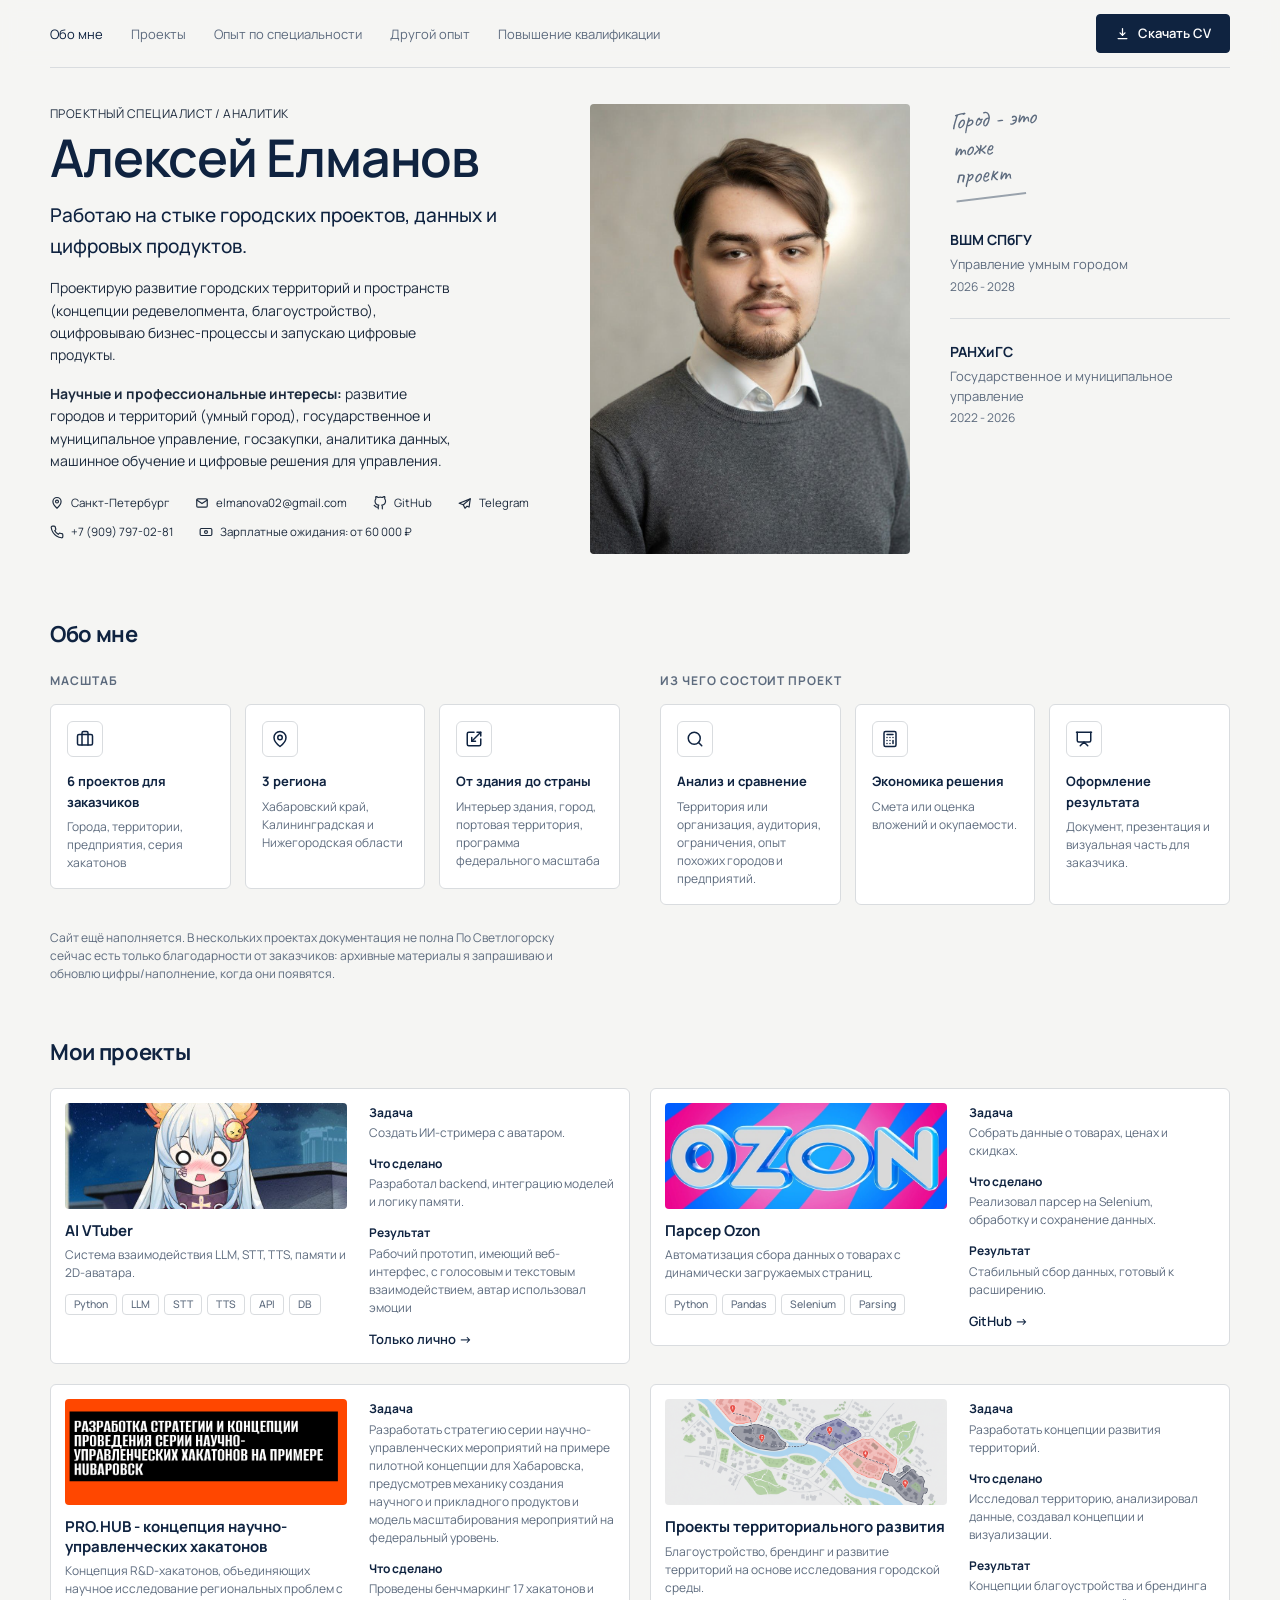
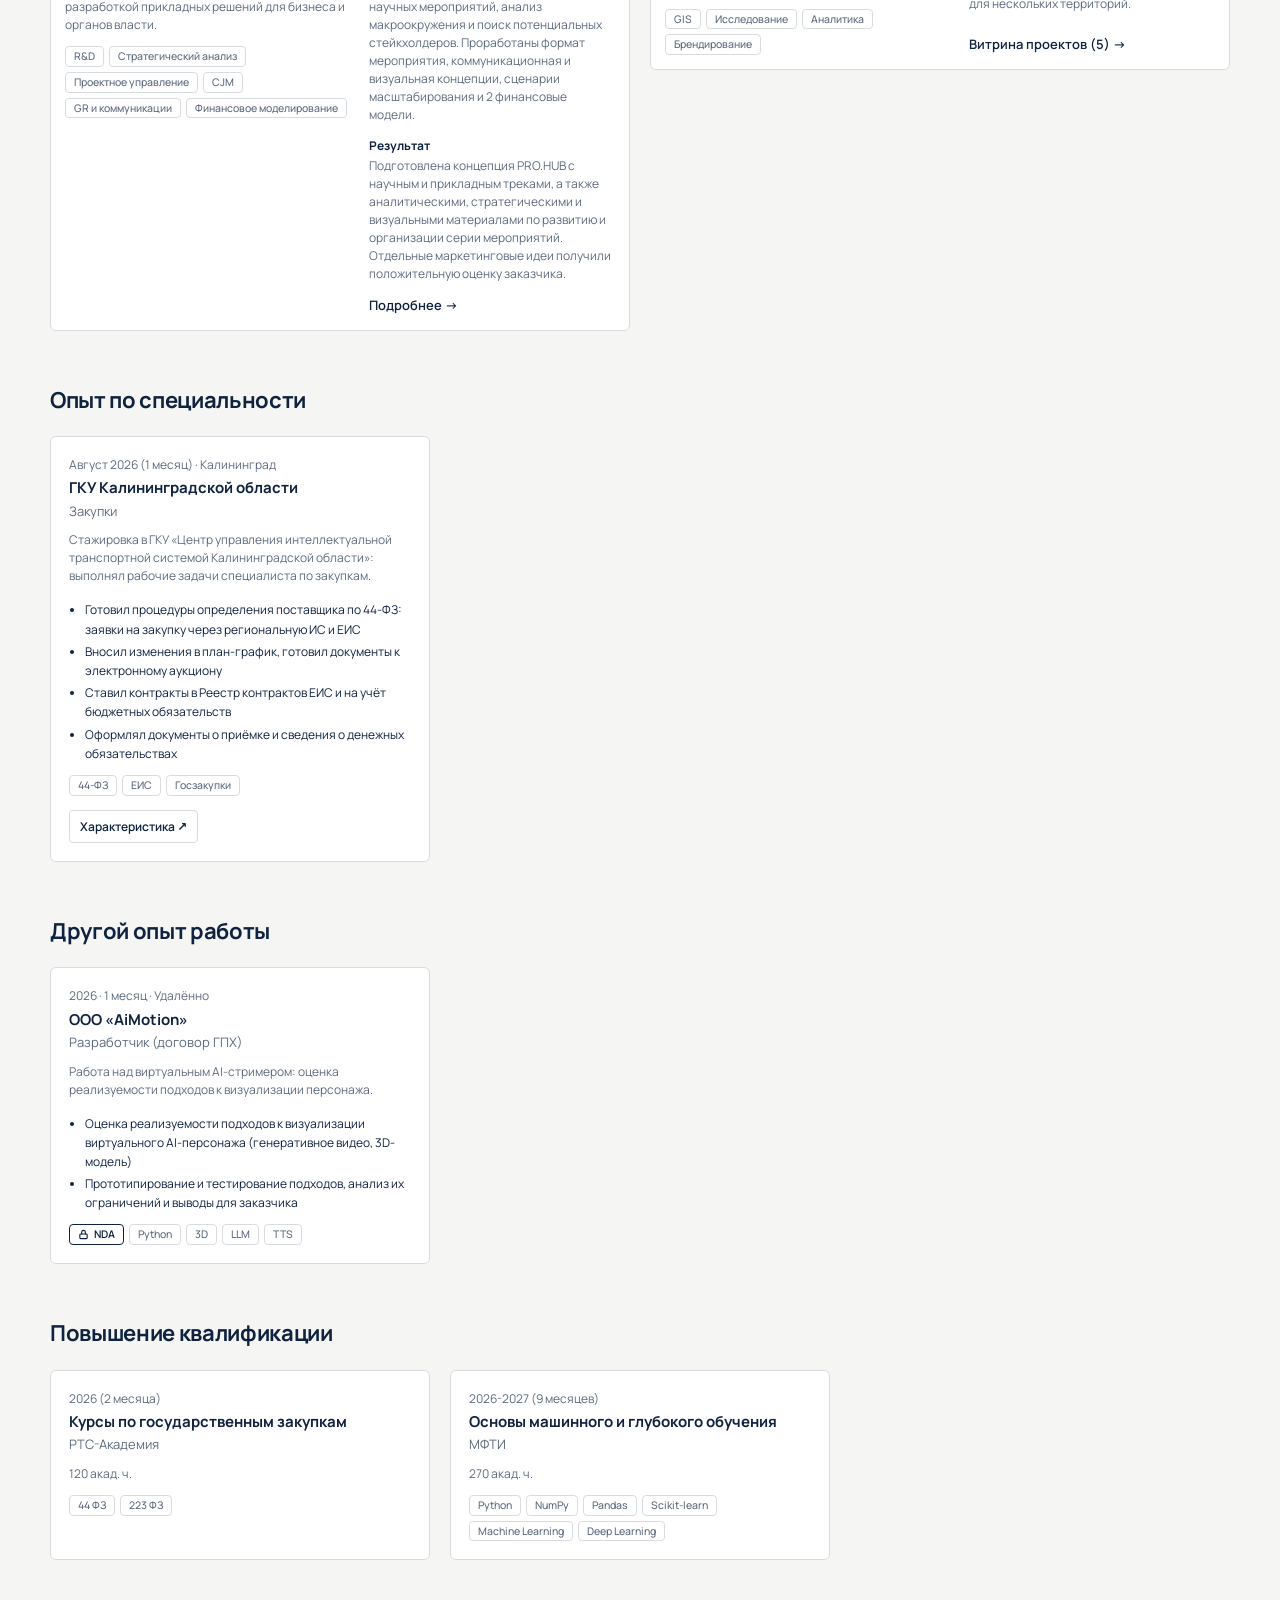
<file: index.html>
<!DOCTYPE html>
<html lang="ru">

<head>
  <meta charset="utf-8">
  <meta name="viewport" content="width=device-width, initial-scale=1">
  <title>Алексей Елманов - проектный специалист / аналитик / специалист по закупкам</title>
  <meta name="description"
    content="Алексей Елманов: проектный специалист и аналитик на стыке проектов, данных и технологий. Санкт-Петербург.">
  <meta property="og:title" content="Алексей Елманов — проектный специалист / аналитик / специалист по закупкам">
  <meta property="og:description" content="Работаю на стыке проектов, данных и технологий.">
  <meta property="og:image" content="assets/img/avatar.jpg">

  <link rel="preconnect" href="https://fonts.googleapis.com">
  <link rel="preconnect" href="https://fonts.gstatic.com" crossorigin>
  <link
    href="https://fonts.googleapis.com/css2?family=Caveat:wght@500&family=Manrope:wght@400;500;600;700&display=swap&subset=cyrillic"
    rel="stylesheet">

  <link rel="stylesheet" href="assets/css/tokens.css">
  <link rel="stylesheet" href="assets/css/base.css">
  <link rel="stylesheet" href="assets/css/sections.css">
  <link rel="stylesheet" href="assets/css/components.css">
  <link rel="stylesheet" href="assets/css/print.css" media="print">
  <link rel="icon" type="image/png" href="assets/img/favicon.png">
  <link rel="apple-touch-icon" href="assets/img/favicon.png">
</head>

<body>

  <!-- ===== Шапка ===== -->
  <header class="site-header">
    <div class="container site-header__inner">

      <nav class="nav" aria-label="Основная навигация">
        <ul>
          <li><a href="#about" aria-current="true">Обо мне</a></li>
          <li><a href="#projects">Проекты</a></li>
          <li><a href="#experience">Опыт по специальности</a></li>
          <li><a href="#other-experience">Другой опыт</a></li>
          <li><a href="#training">Повышение квалификации</a></li>
        </ul>
      </nav>

      <button class="btn btn--solid" id="download-cv-btn" type="button" title="Скачать резюме в формате PDF">
        <svg viewBox="0 0 24 24" fill="none" stroke="currentColor" stroke-width="2" stroke-linecap="round"
          stroke-linejoin="round" aria-hidden="true">
          <path d="M12 4v11m0 0-4-4m4 4 4-4M5 20h14" />
        </svg>
        Скачать CV
      </button>
    </div>
  </header>

  <main id="top">

    <!-- ===== Hero ===== -->
    <section class="hero" aria-labelledby="hero-title">
      <div class="container hero__grid">

        <div class="hero__text">
          <p class="hero__role">Проектный специалист / аналитик</p>
          <h1 class="hero__name" id="hero-title">Алексей Елманов</h1>
          <p class="hero__tagline">Работаю на стыке городских проектов, данных и цифровых продуктов.</p>
          <p class="hero__desc">
            Проектирую развитие городских территорий и пространств (концепции редевелопмента, благоустройство),
            оцифровываю бизнес-процессы и запускаю цифровые продукты.
          </p>
          <p class="hero__desc">
            <strong>Научные и профессиональные интересы:</strong> развитие городов и территорий (умный город),
            государственное и муниципальное управление, госзакупки, аналитика данных,
            машинное обучение и цифровые решения для управления.
          </p>

          <ul class="hero__contacts">
            <li>
              <svg viewBox="0 0 24 24" fill="none" stroke="currentColor" stroke-width="2" stroke-linecap="round"
                stroke-linejoin="round" aria-hidden="true">
                <path d="M12 21s7-6.2 7-11.5A7 7 0 0 0 5 9.5C5 14.8 12 21 12 21Z" />
                <circle cx="12" cy="9.5" r="2.5" />
              </svg>
              Санкт-Петербург
            </li>
            <li>
              <a href="mailto:elmanova02@gmail.com">
                <svg viewBox="0 0 24 24" fill="none" stroke="currentColor" stroke-width="2" stroke-linecap="round"
                  stroke-linejoin="round" aria-hidden="true">
                  <rect x="3" y="5" width="18" height="14" rx="2" />
                  <path d="m3 7 9 6 9-6" />
                </svg>
                elmanova02@gmail.com
              </a>
            </li>
            <li>
              <a href="https://github.com/Milim480" target="_blank" rel="noopener">
                <svg viewBox="0 0 24 24" fill="none" stroke="currentColor" stroke-width="2" stroke-linecap="round"
                  stroke-linejoin="round" aria-hidden="true">
                  <path
                    d="M9 19c-5 1.5-5-2.5-7-3m14 6v-3.87a3.37 3.37 0 0 0-.94-2.61c3.14-.35 6.44-1.54 6.44-7A5.44 5.44 0 0 0 20 4.77 5.07 5.07 0 0 0 19.91 1S18.73.65 16 2.48a13.38 13.38 0 0 0-7 0C6.27.65 5.09 1 5.09 1A5.07 5.07 0 0 0 5 4.77a5.44 5.44 0 0 0-1.5 3.78c0 5.42 3.3 6.61 6.44 7A3.37 3.37 0 0 0 9 18.13V22" />
                </svg>
                GitHub
              </a>
            </li>
            <li>
              <a href="https://t.me/Milim48" target="_blank" rel="noopener">
                <svg xmlns="http://w3.org" viewBox="0 0 24 24" width="24" height="24" fill="none" stroke="currentColor"
                  stroke-width="2" stroke-linecap="round" stroke-linejoin="round">
                  <path d="M21 5L2 12.5L9 15L12 21L15.5 17.5L19 19L21 5Z" />
                  <line x1="9" y1="15" x2="21" y2="5" />
                </svg>
                Telegram
              </a>
            </li>
            <li>
              <svg viewBox="0 0 24 24" fill="none" stroke="currentColor" stroke-width="2" stroke-linecap="round"
                stroke-linejoin="round" aria-hidden="true">
                <path
                  d="M22 16.92v3a2 2 0 0 1-2.18 2 19.79 19.79 0 0 1-8.63-3.07 19.5 19.5 0 0 1-6-6 19.79 19.79 0 0 1-3.07-8.67A2 2 0 0 1 4.11 2h3a2 2 0 0 1 2 1.72 12.84 12.84 0 0 0 .7 2.81 2 2 0 0 1-.45 2.11L8.09 9.91a16 16 0 0 0 6 6l1.27-1.27a2 2 0 0 1 2.11-.45 12.84 12.84 0 0 0 2.81.7A2 2 0 0 1 22 16.92z" />
              </svg>
              +7 (909) 797-02-81
            </li>
            <li>
              <svg viewBox="0 0 24 24" fill="none" stroke="currentColor" stroke-width="2" stroke-linecap="round"
                stroke-linejoin="round" aria-hidden="true">
                <rect x="2" y="6" width="20" height="12" rx="2" />
                <circle cx="12" cy="12" r="2.5" />
              </svg>
              Зарплатные ожидания: от 60 000 ₽
            </li>
          </ul>
          <div class="hero__actions" display: none>
            <a display: none></a>
            <a display: none></a>
          </div>
        </div>

        <img class="hero__photo" src="assets/img/avatar.jpg" alt="Портрет Алексея Елманова" width="400" height="450">

        <aside class="hero__aside" aria-label="Образование">
          <p class="hero__note">Город - это тоже проект</p>

          <ul class="timeline">
            <li class="timeline__item">
              <p class="timeline__org">ВШМ СПбГУ</p>
              <p class="timeline__role">Управление умным городом</p>
              <p class="timeline__date">2026 - 2028</p>
            </li>
            <li class="timeline__item">
              <p class="timeline__org">РАНХиГС</p>
              <p class="timeline__role">Государственное и муниципальное управление</p>
              <p class="timeline__date">2022 - 2026</p>
            </li>
          </ul>
        </aside>

      </div>
    </section>

    <!-- ===== Обо мне ===== -->
    <section class="section" id="about" aria-labelledby="about-title">
      <div class="container">
        <div class="section__head">
          <h2 class="section__title" id="about-title">Обо мне</h2>
        </div>

        <div class="about__groups">
          <div class="about__group">
            <h3 class="about__group-title">Масштаб</h3>
            <ul class="about__tiles">
              <li class="about__tile">
                <span class="fact__icon"><svg viewBox="0 0 24 24" fill="none" stroke="currentColor" stroke-width="2"
                    stroke-linecap="round" stroke-linejoin="round" aria-hidden="true">
                    <path d="M16 20V4a2 2 0 0 0-2-2h-4a2 2 0 0 0-2 2v16" />
                    <rect width="20" height="14" x="2" y="6" rx="2" />
                  </svg></span>
                <p class="fact__title">6 проектов для заказчиков</p>
                <p class="fact__text">Города, территории, предприятия, серия хакатонов</p>
              </li>
              <li class="about__tile">
                <span class="fact__icon"><svg viewBox="0 0 24 24" fill="none" stroke="currentColor" stroke-width="2"
                    stroke-linecap="round" stroke-linejoin="round" aria-hidden="true">
                    <path d="M20 10c0 6-8 12-8 12s-8-6-8-12a8 8 0 0 1 16 0Z" />
                    <circle cx="12" cy="10" r="3" />
                  </svg></span>
                <p class="fact__title">3 региона</p>
                <p class="fact__text">Хабаровский край, Калининградская и Нижегородская области</p>
              </li>
              <li class="about__tile">
                <span class="fact__icon"><svg viewBox="0 0 24 24" fill="none" stroke="currentColor" stroke-width="2"
                    stroke-linecap="round" stroke-linejoin="round" aria-hidden="true">
                    <path d="M12 3H5a2 2 0 0 0-2 2v14a2 2 0 0 0 2 2h14a2 2 0 0 0 2-2v-7" />
                    <path d="M14 15H9v-5" />
                    <path d="M16 3h5v5" />
                    <path d="M21 3 9 15" />
                  </svg></span>
                <p class="fact__title">От здания до страны</p>
                <p class="fact__text">Интерьер здания, город, портовая территория, программа федерального масштаба</p>
              </li>
            </ul>
          </div>

          <div class="about__group">
            <h3 class="about__group-title">Из чего состоит проект</h3>
            <ul class="about__tiles">
              <li class="about__tile">
                <span class="fact__icon"><svg viewBox="0 0 24 24" fill="none" stroke="currentColor" stroke-width="2"
                    stroke-linecap="round" stroke-linejoin="round" aria-hidden="true">
                    <circle cx="11" cy="11" r="8" />
                    <path d="m21 21-4.3-4.3" />
                  </svg></span>
                <p class="fact__title">Анализ и сравнение</p>
                <p class="fact__text">Территория или организация, аудитория, ограничения, опыт похожих городов и
                  предприятий.</p>
              </li>
              <li class="about__tile">
                <span class="fact__icon"><svg viewBox="0 0 24 24" fill="none" stroke="currentColor" stroke-width="2"
                    stroke-linecap="round" stroke-linejoin="round" aria-hidden="true">
                    <rect width="16" height="20" x="4" y="2" rx="2" />
                    <line x1="8" x2="16" y1="6" y2="6" />
                    <path d="M16 10h.01M12 10h.01M8 10h.01M12 14h.01M8 14h.01M16 14v4M12 18h.01M8 18h.01" />
                  </svg></span>
                <p class="fact__title">Экономика решения</p>
                <p class="fact__text">Смета или оценка вложений и окупаемости.</p>
              </li>
              <li class="about__tile">
                <span class="fact__icon"><svg viewBox="0 0 24 24" fill="none" stroke="currentColor" stroke-width="2"
                    stroke-linecap="round" stroke-linejoin="round" aria-hidden="true">
                    <path d="M2 3h20" />
                    <path d="M21 3v11a2 2 0 0 1-2 2H5a2 2 0 0 1-2-2V3" />
                    <path d="m7 21 5-5 5 5" />
                  </svg></span>
                <p class="fact__title">Оформление результата</p>
                <p class="fact__text">Документ, презентация и визуальная часть для заказчика.</p>
              </li>
            </ul>
          </div>
        </div>

        <p class="fact__text about-disclaimer" style="margin-top:24px;max-width:75ch">
          Сайт ещё наполняется. В нескольких проектах документация не полна
          По Светлогорску сейчас есть только благодарности от заказчиков:
          архивные материалы я запрашиваю и обновлю цифры/наполнение, когда они появятся.
        </p>
      </div>
    </section>

    <!-- ===== Проекты ===== -->
    <!-- ===== Проекты ===== -->
    <section class="section projects" id="projects" aria-labelledby="projects-title">
      <div class="container">
        <div class="section__head">
          <h2 class="section__title" id="projects-title">Мои проекты</h2>
        </div>
        <ul class="projects__grid" id="projects-list" aria-live="polite"></ul>
      </div>
    </section>


    <!-- ===== Опыт по специальности ===== -->
    <section class="section" id="experience" aria-labelledby="experience-title">
      <div class="container">
        <div class="section__head">
          <h2 class="section__title" id="experience-title">Опыт по специальности</h2>
        </div>
        <ul class="entries" id="experience-list" aria-live="polite"></ul>
      </div>
    </section>

    <!-- ===== Другой опыт работы ===== -->
    <section class="section" id="other-experience" aria-labelledby="other-experience-title">
      <div class="container">
        <div class="section__head">
          <h2 class="section__title" id="other-experience-title">Другой опыт работы</h2>
        </div>
        <ul class="entries" id="other-experience-list" aria-live="polite"></ul>
      </div>
    </section>

    <!-- ===== Повышение квалификации ===== -->
    <section class="section" id="training" aria-labelledby="training-title">
      <div class="container">
        <div class="section__head">
          <h2 class="section__title" id="training-title">Повышение квалификации</h2>
        </div>
        <ul class="entries" id="training-list" aria-live="polite"></ul>
      </div>
    </section>

    <script type="module" src="assets/js/render-projects.js"></script>
    <script type="module" src="assets/js/render-profile.js"></script>
    <script type="module" src="assets/js/main.js"></script>
  </main>

</body>

</html>
</file>
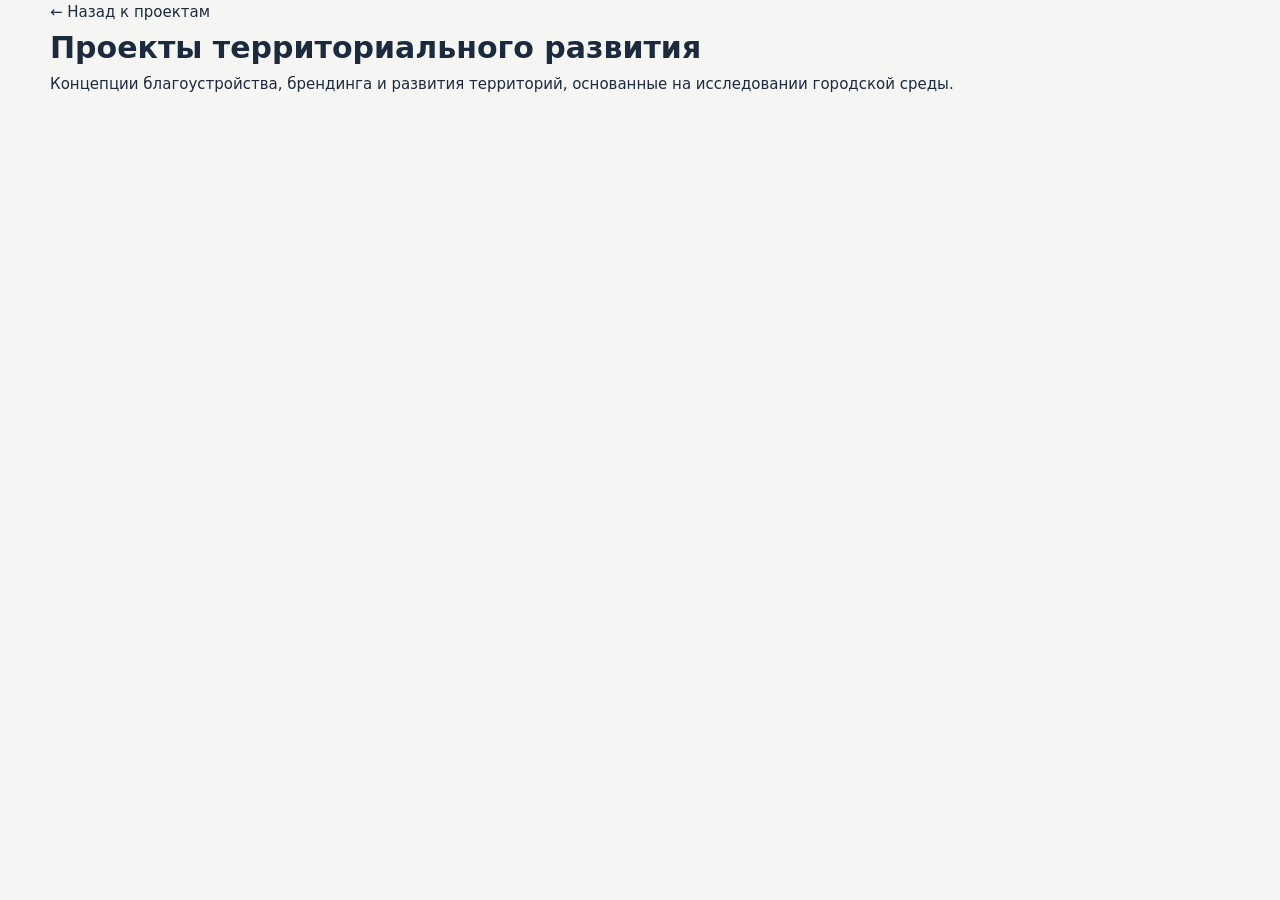
<file: territory.html>
<html>
<!DOCTYPE html>
<html lang="ru">
<head>
  <meta charset="utf-8">
  <meta name="viewport" content="width=device-width, initial-scale=1">
  <title>Проекты территориального развития — Алексей Елманов</title>
  <meta name="description" content="Проекты благоустройства, брендинга и развития городских территорий.">

  <link rel="stylesheet" href="assets/css/tokens.css">
  <link rel="stylesheet" href="assets/css/base.css">
  <link rel="stylesheet" href="assets/css/sections.css">
  <link rel="stylesheet" href="assets/css/components.css">
</head>
<body>
  <main class="container">
    <p><a href="index.html#projects">← Назад к проектам</a></p>

    <h1>Проекты территориального развития</h1>

    <p>
      Концепции благоустройства, брендинга и развития территорий,
      основанные на исследовании городской среды.
    </p>

    <!-- Здесь размести описания проектов, фотографии и визуализации -->
  </main>
</body>
</html>
</html>
</file>
<file: assets/css/tokens.css>
:root {
  /* Цвета */
  --bg: #f5f5f3;
  --surface: #ffffff;
  --ink: #0f2340;
  --text: #1c2a3d;
  --muted: #5d6b7e;
  --line: #d9dcdf;
  --on-ink: #ffffff;

  /* Модальное окно */
  --modal-bg: var(--surface);
  --modal-text: var(--text);
  --modal-backdrop: rgb(15 25 40 / 60%);
  --modal-shadow: 0 24px 80px rgb(15 25 40 / 18%);

  /* Шрифты */
  --font-body: "Manrope", system-ui, -apple-system, "Segoe UI", sans-serif;
  --font-hand: "Caveat", "Segoe Script", cursive;

  /* Размеры */
  --container: 1180px;
  --gutter: 24px;
  --radius-s: 4px;
  --radius-m: 6px;
}

/* Тёмная тема системы */
@media (prefers-color-scheme: dark) {
  :root:not([data-theme="light"]) {
    --bg: #11151b;
    --surface: #1a2029;
    --ink: #e8edf5;
    --text: #d5dbe5;
    --muted: #9aa5b5;
    --line: #2c3541;
    --on-ink: #11151b;

    --modal-bg: var(--surface);
    --modal-text: var(--text);
    --modal-backdrop: rgb(0 0 0 / 72%);
    --modal-shadow: 0 24px 80px rgb(0 0 0 / 40%);
  }
}

/* Явное переключение на светлую тему */
:root[data-theme="light"] {
  --modal-bg: var(--surface);
  --modal-text: var(--text);
  --modal-backdrop: rgb(15 25 40 / 60%);
  --modal-shadow: 0 24px 80px rgb(15 25 40 / 18%);
}

/* Явное переключение на тёмную тему */
:root[data-theme="dark"] {
  --bg: #11151b;
  --surface: #1a2029;
  --ink: #e8edf5;
  --text: #d5dbe5;
  --muted: #9aa5b5;
  --line: #2c3541;
  --on-ink: #11151b;

  --modal-bg: var(--surface);
  --modal-text: var(--text);
  --modal-backdrop: rgb(0 0 0 / 72%);
  --modal-shadow: 0 24px 80px rgb(0 0 0 / 40%);
}
</file>
<file: assets/css/base.css>
*, *::before, *::after { box-sizing: border-box; }

html { scroll-behavior: smooth; scroll-padding-top: 72px; }

body {
  margin: 0;
  background: var(--bg);
  color: var(--text);
  font-family: var(--font-body);
  font-size: 15px;
  line-height: 1.6;
  -webkit-font-smoothing: antialiased;
}

h1, h2, h3, p, ul { margin: 0; }
ul { padding: 0; list-style: none; }
a { color: inherit; text-decoration: none; }
img { display: block; max-width: 100%; }

.container {
  width: min(var(--container), 100% - var(--gutter) * 2);
  margin-inline: auto;
}

:focus-visible {
  outline: 2px solid var(--ink);
  outline-offset: 3px;
}

/* кнопки */
.btn {
  display: inline-flex;
  align-items: center;
  gap: 8px;
  padding: 11px 22px;
  border: 1px solid var(--ink);
  border-radius: var(--radius-s);
  font: 600 13px/1 var(--font-body);
  cursor: pointer;
  transition: background-color .15s, color .15s;
}
.btn--solid { background: var(--ink); color: var(--on-ink); }
.btn--solid:hover { opacity: .9; }
.btn--outline { background: transparent; color: var(--ink); border-color: var(--line); }
.btn--outline:hover { border-color: var(--ink); }
.btn svg { width: 15px; height: 15px; }

@media (prefers-reduced-motion: reduce) {
  html { scroll-behavior: auto; }
  * { transition: none !important; }
}
</file>
<file: assets/css/sections.css>
/* ---------- Шапка ---------- */
.site-header {
  position: sticky;
  top: 0;
  z-index: 10;
  background: color-mix(in srgb, var(--bg) 92%, transparent);
  backdrop-filter: blur(8px);
}
.site-header__inner {
  display: flex;
  align-items: center;
  justify-content: space-between;
  gap: 24px;
  padding: 14px 0;
  border-bottom: 1px solid var(--line);
}
.logo { font-size: 17px; font-weight: 700; letter-spacing: .02em; color: var(--ink); }

.nav ul { display: flex; gap: 28px; }
.nav a { font-size: 13px; color: var(--muted); transition: color .15s; }
.nav a:hover, .nav a[aria-current="true"] { color: var(--ink); }

.site-header .btn { padding: 11px 18px; }

/* ---------- Hero ---------- */
.hero { padding: 36px 0 52px; }
.hero__grid {
  display: grid;
  grid-template-columns: minmax(0, 1.25fr) minmax(0, 0.8fr) minmax(0, 0.7fr);
  gap: 40px;
  align-items: start;
}

.hero__role { font-size: 12px; letter-spacing: .04em; text-transform: uppercase; color: var(--text); }
.hero__name {
  margin-top: 6px;
  font-size: clamp(38px, 5vw, 52px);
  line-height: 1.1;
  font-weight: 600;
  letter-spacing: -.02em;
  color: var(--ink);
}
.hero__tagline { margin-top: 14px; font-size: 19px; font-weight: 500; color: var(--ink); }
.hero__desc { margin-top: 16px; max-width: 46ch; font-size: 14px; color: var(--text); }

.hero__contacts {
  display: flex;
  flex-wrap: wrap;
  gap: 10px 26px;
  margin-top: 22px;
  font-size: 11.5px;
  color: var(--text);
}
.hero__contacts li, .hero__contacts a { display: inline-flex; align-items: center; gap: 7px; }
.hero__contacts a:hover { color: var(--ink); text-decoration: underline; }
.hero__contacts svg { width: 14px; height: 14px; flex: none; }

.hero__actions { display: flex; flex-wrap: wrap; gap: 14px; margin-top: 28px; }

/* фото */
.hero__photo {
  aspect-ratio: 1 / 1.12;
  width: 100%;
  object-fit: cover;
  border-radius: var(--radius-s);
}

/* правая колонка */
.hero__aside { padding-top: 4px; }
.hero__note {
  font-family: var(--font-hand);
  font-size: 24px;
  line-height: 1.15;
  color: var(--muted);
  transform: rotate(-4deg);
  transform-origin: left top;
  width: 8ch;
}
.hero__note::after {
  content: "";
  display: block;
  width: 70px;
  height: 2px;
  margin-top: 8px;
  background: var(--muted);
  opacity: .6;
  transform: rotate(-3deg);
}

.timeline { margin-top: 28px; }
.timeline__item + .timeline__item {
  margin-top: 22px;
  padding-top: 22px;
  border-top: 1px solid var(--line);
}
.timeline__org { font-size: 14px; font-weight: 700; color: var(--ink); }
.timeline__role { margin-top: 4px; font-size: 13px; color: var(--muted); line-height: 1.5; }
.timeline__date { margin-top: 2px; font-size: 12px; color: var(--muted); }

/* ---------- Адаптив ---------- */
@media (max-width: 1000px) {
  .hero__grid { grid-template-columns: 1fr 1fr; }
  .hero__text { grid-column: 1 / -1; }
}
@media (max-width: 760px) {
  .nav { display: none; }   /* позже заменим на бургер */
  .hero__grid { grid-template-columns: 1fr; gap: 28px; }
  .hero__photo { max-width: 340px; }
  .hero__note { transform: none; width: auto; }
}

/* ---------- Обо мне ---------- */
.about__grid {
  display: grid;
  grid-template-columns: minmax(0, 1fr) minmax(0, 2fr);
  gap: 40px;
  align-items: start;
}
.about__text p { margin-top: 18px; max-width: 38ch; font-size: 14px; }

.facts { display: grid; grid-template-columns: repeat(4, 1fr); gap: 24px; padding-left: 40px; border-left: 1px solid var(--line); }
.fact__icon {
  display: grid;
  place-items: center;
  width: 36px;
  height: 36px;
  border: 1px solid var(--line);
  border-radius: var(--radius-m);
  color: var(--ink);
}
.fact__icon svg { width: 18px; height: 18px; }
.fact__title { margin-top: 14px; font-size: 13px; font-weight: 700; color: var(--ink); }
.fact__text { margin-top: 6px; font-size: 12px; line-height: 1.5; color: var(--muted); }

/* ---------- Проекты ---------- */

.projects__grid { display: grid; grid-template-columns: repeat(2, minmax(0, 1fr)); gap: 20px; }
 
.project {
  display: grid;
  grid-template-columns: minmax(0, 1.15fr) minmax(0, 1fr);
  gap: 22px;
  padding: 14px;
  background: var(--surface);
  border: 1px solid var(--line);
  border-radius: var(--radius-m);
}
.project__cover {
  width: 100%;
  height: auto;            /* перебивает атрибут height в разметке */
  aspect-ratio: 8 / 3;     /* низкая широкая обложка, как в макете */
  object-fit: cover;
  border-radius: var(--radius-s);
  background: color-mix(in srgb, var(--ink) 8%, var(--surface));
}
.project__title { margin-top: 12px; font-size: 15px; font-weight: 700; color: var(--ink); line-height: 1.3; }
.project__summary { margin-top: 6px; font-size: 12px; line-height: 1.5; color: var(--muted); }
.project .tags { margin-top: 12px; }
 
.project__facts { display: contents; }
.project__facts > div + div { margin-top: 0; }
.project__body { display: flex; flex-direction: column; gap: 12px; font-size: 12px; }
.project__body dt { font-size: 12px; font-weight: 700; color: var(--ink); }
.project__body dd { margin: 2px 0 0; line-height: 1.5; color: var(--muted); }
.project__link { margin-top: auto; font-size: 13px; font-weight: 600; color: var(--ink); }
.project__link:hover { text-decoration: underline; }
 
@media (max-width: 1000px) {
  .about__grid { grid-template-columns: 1fr; }
  .facts { padding-left: 0; border-left: 0; grid-template-columns: repeat(2, 1fr); }
  .projects__grid { grid-template-columns: 1fr; }
}
@media (max-width: 560px) {
  .project { grid-template-columns: 1fr; }
  .facts { grid-template-columns: 1fr; }
}
 
.projects__error { grid-column: 1 / -1; padding: 16px; font-size: 13px; color: var(--muted); border: 1px dashed var(--line); border-radius: var(--radius-m); }

/* ---------- Заголовки разделов ---------- */
.section { padding: 0 0 56px; }
.section[hidden] { display: none; }
.section__head { margin-bottom: 22px; }
.section__title {
  font-size: 22px;
  font-weight: 700;
  line-height: 1.25;
  letter-spacing: -.015em;
  color: var(--ink);
}

/* Обложка, которой ещё нет в репозитории: оставляем пустой блок без «битой» иконки */
.project__cover.is-missing { visibility: hidden; }

/* ---------- Карточки опыта и курсов ---------- */
.entries {
  display: grid;
  grid-template-columns: repeat(auto-fill, minmax(300px, 1fr));
  gap: 20px;
}
.entries > li { display: flex; }

.entry {
  display: flex;
  flex: 1;
  flex-direction: column;
  padding: 18px;
  background: var(--surface);
  border: 1px solid var(--line);
  border-radius: var(--radius-m);
}
.entry__period { margin-bottom: 4px; font-size: 12px; color: var(--muted); }
.entry__title { font-size: 15px; font-weight: 700; line-height: 1.3; color: var(--ink); }
.entry__subtitle { margin-top: 4px; font-size: 13px; line-height: 1.5; color: var(--muted); }
.entry__summary { margin-top: 10px; font-size: 12px; line-height: 1.5; color: var(--muted); }
.entry .tags { margin-top: 12px; }

.entry__link {
  align-self: flex-start;
  margin-top: auto;
  padding: 14px 0 0;
  border: 0;
  background: none;
  font: 600 13px/1.4 var(--font-body);
  color: var(--ink);
  cursor: pointer;
}
.entry__link:hover { text-decoration: underline; }

/* ---------- Обо мне (инфографика) ---------- */
.about__groups { display: grid; grid-template-columns: repeat(2, minmax(0, 1fr)); gap: 28px 40px; }
.about__group-title {
  margin: 0 0 14px;
  font-size: 12px;
  font-weight: 700;
  letter-spacing: .08em;
  text-transform: uppercase;
  color: var(--muted);
}
.about__tiles { display: grid; grid-template-columns: repeat(3, minmax(0, 1fr)); gap: 14px; }
.about__tile { padding: 16px; background: var(--surface); border: 1px solid var(--line); border-radius: var(--radius-m); }
.about__tile .fact__title { margin-top: 14px; }
@media (max-width: 1000px) { .about__groups { grid-template-columns: 1fr; } }
@media (max-width: 600px)  { .about__tiles { grid-template-columns: 1fr; } }

/* ---------- Карточки опыта: детали и сертификат ---------- */
.entry__highlights { margin: 12px 0 0; padding: 0 0 0 16px; list-style: disc; font-size: 12px; line-height: 1.6; color: var(--ink); }
.entry__highlights li { margin-top: 3px; }
.entry__cert {
  align-self: flex-start;
  margin-top: 14px;
  padding: 6px 10px;
  border: 1px solid var(--line);
  border-radius: var(--radius-s);
  font-size: 12px;
  font-weight: 600;
  color: var(--ink);
  text-decoration: none;
}
.entry__cert:hover { border-color: var(--ink); }
.entry__cert + .entry__link { margin-top: 0; }

/* Тег конфиденциальности (NDA) с замком */
.tag.tag--nda {
  display: inline-flex;
  align-items: center;
  gap: 5px;
  border-color: var(--ink);
  color: var(--ink);
  font-weight: 600;
}
.tag.tag--nda::before {
  content: "";
  width: 11px;
  height: 11px;
  background: currentColor;
  -webkit-mask: url("data:image/svg+xml,%3Csvg xmlns='http://www.w3.org/2000/svg' viewBox='0 0 24 24' fill='none' stroke='black' stroke-width='2.5' stroke-linecap='round' stroke-linejoin='round'%3E%3Crect x='4' y='11' width='16' height='10' rx='2'/%3E%3Cpath d='M8 11V7a4 4 0 0 1 8 0v4'/%3E%3C/svg%3E") center / contain no-repeat;
          mask: url("data:image/svg+xml,%3Csvg xmlns='http://www.w3.org/2000/svg' viewBox='0 0 24 24' fill='none' stroke='black' stroke-width='2.5' stroke-linecap='round' stroke-linejoin='round'%3E%3Crect x='4' y='11' width='16' height='10' rx='2'/%3E%3Cpath d='M8 11V7a4 4 0 0 1 8 0v4'/%3E%3C/svg%3E") center / contain no-repeat;
}
</file>
<file: assets/css/components.css>
/* Теги технологий: компактные, в одну строку, при нехватке места переносятся */
.tags {
  display: flex;
  flex-wrap: wrap;
  gap: 5px;
  margin: 0;
  padding: 0;
  list-style: none;
}
.tag {
  display: inline-block;
  padding: 2px 8px;
  border: 1px solid var(--line);
  border-radius: var(--radius-s);
  font-size: 10.5px;
  font-weight: 500;
  line-height: 1.4;
  color: var(--muted);
  background: transparent;
  white-space: nowrap;
}


/* ===== МОДАЛЬНОЕ ОКНО ПРОЕКТА ===== */

dialog.project-modal {
  position: fixed;
  inset: 0;
  margin: auto;

  width: min(760px, calc(100% - 32px));
  max-width: 760px;
  max-height: 85vh;

  padding: 0;
  overflow-x: hidden;
  overflow-y: auto;

  border: 1px solid var(--line);
  border-radius: 12px;

  background: var(--modal-bg);
  color: var(--modal-text);

  box-shadow: var(--modal-shadow);
  overscroll-behavior: contain;
  scrollbar-color: var(--muted) var(--modal-bg);
}

dialog.project-modal::backdrop {
  background: var(--modal-backdrop);
  backdrop-filter: blur(4px);
}

/* Внутренняя область */

dialog.project-modal .project-modal__panel {
  position: relative;
  min-width: 0;
}

dialog.project-modal .project-modal__content {
  padding: 32px;
  color: var(--modal-text);
  overflow-wrap: anywhere;
}

/* Кнопка закрытия */

dialog.project-modal .project-modal__close {
  position: sticky;
  z-index: 2;
  top: 12px;
  float: right;

  margin: 12px 12px 0 0;
  padding: 8px 12px;

  border: 1px solid var(--line);
  border-radius: var(--radius-m);

  background: var(--surface);
  color: var(--text);

  font: inherit;
  font-size: 13px;
  cursor: pointer;

  transition:
    background-color 0.15s,
    border-color 0.15s;
}

dialog.project-modal .project-modal__close:hover {
  background: var(--bg);
  border-color: var(--ink);
}

dialog.project-modal .project-modal__close:focus-visible {
  outline: 2px solid var(--ink);
  outline-offset: 3px;
}

/* Заголовок и вводный текст */

dialog.project-modal .project-modal__eyebrow {
  margin: 0 0 8px;
  color: var(--muted);
  font-size: 12px;
  font-weight: 600;
  letter-spacing: 0.1em;
  text-transform: uppercase;
}

dialog.project-modal .project-modal__title {
  margin: 0 0 16px;
  color: var(--text);
  font-family: var(--font-body);
  font-size: clamp(24px, 4vw, 34px);
  font-weight: 650;
  line-height: 1.2;
  letter-spacing: -0.025em;
}

dialog.project-modal .project-modal__subtitle {
  margin: 0 0 24px;
  color: var(--muted);
  font-size: 15px;
  line-height: 1.7;
}

/* Обложка проекта */

dialog.project-modal .project-modal__cover {
  display: block;
  width: 100%;
  max-height: 340px;
  margin: 24px 0;

  border: 1px solid var(--line);
  border-radius: var(--radius-m);

  background: var(--bg);
  object-fit: cover;
}

/* Задача, выполненная работа и результат */

dialog.project-modal .project-modal__facts {
  display: grid;
  grid-template-columns: 1fr;
  gap: 0;

  margin: 28px 0;
  padding: 0;
}

dialog.project-modal .project-modal__fact {
  padding: 16px 0;
  border-top: 1px solid var(--line);
}

dialog.project-modal .project-modal__fact:last-child {
  border-bottom: 1px solid var(--line);
}

dialog.project-modal .project-modal__fact dt {
  margin: 0 0 6px;
  color: var(--muted);
  font-size: 12px;
  font-weight: 600;
  letter-spacing: 0.04em;
  text-transform: uppercase;
}

dialog.project-modal .project-modal__fact dd {
  margin: 0;
  color: var(--text);
  font-size: 14px;
  line-height: 1.75;
}

/* Разделы проекта */

dialog.project-modal .project-modal__section {
  margin-top: 24px;
  padding-top: 24px;
  border-top: 1px solid var(--line);
}

dialog.project-modal .project-modal__section h3 {
  margin: 0 0 14px;
  color: var(--text);
  font-family: var(--font-body);
  font-size: 18px;
  font-weight: 650;
  line-height: 1.35;
}

dialog.project-modal .project-modal__section p {
  margin: 0 0 12px;
  color: var(--text);
  font-size: 14px;
  line-height: 1.8;
}

dialog.project-modal .project-modal__section p:last-child {
  margin-bottom: 0;
}

/* Списки */

dialog.project-modal .project-modal__list {
  display: grid;
  gap: 9px;

  margin: 12px 0 0;
  padding-left: 20px;

  color: var(--text);
  list-style: disc;
}

dialog.project-modal .project-modal__list li {
  padding-left: 3px;
  color: var(--text);
  font-size: 14px;
  line-height: 1.7;
}

/* Ссылки на материалы */

dialog.project-modal .project-modal__list a {
  color: var(--ink);
  text-decoration: underline;
  text-decoration-color: var(--line);
  text-underline-offset: 3px;
  overflow-wrap: anywhere;
}

dialog.project-modal .project-modal__list a:hover {
  text-decoration-color: currentColor;
}

/* Мобильная версия */

@media (max-width: 600px) {
  dialog.project-modal {
    width: calc(100% - 20px);
    max-height: 90vh;
    border-radius: 10px;
  }

  dialog.project-modal .project-modal__content {
    padding: 24px 18px;
  }

  dialog.project-modal .project-modal__title {
    font-size: 25px;
  }

  dialog.project-modal .project-modal__cover {
    max-height: 220px;
    margin: 20px 0;
  }

  dialog.project-modal .project-modal__section {
    margin-top: 20px;
    padding-top: 20px;
  }
}

/* Уменьшение анимаций по настройкам системы */

@media (prefers-reduced-motion: reduce) {
  dialog.project-modal .project-modal__close {
    transition: none;
  }
}

/* ===== CASE STUDY: оформление модалки ===== */

dialog.project-modal .project-modal__content {
  padding: 0;
}

/* Шапка кейса */

dialog.project-modal .project-modal__hero {
  padding: 36px 36px 28px;
  background: var(--modal-bg);
}

dialog.project-modal .project-modal__eyebrow {
  display: inline-block;
  margin: 0 0 18px;
  padding: 5px 9px;

  border: 1px solid var(--line);
  border-radius: var(--radius-s);

  color: var(--muted);
  font-size: 11px;
  font-weight: 600;
  letter-spacing: 0.09em;
  text-transform: uppercase;
}

dialog.project-modal .project-modal__title {
  max-width: 620px;
  margin: 0 0 14px;

  color: var(--text);
  font-size: clamp(28px, 4vw, 42px);
  font-weight: 650;
  line-height: 1.12;
  letter-spacing: -0.04em;
}

dialog.project-modal .project-modal__subtitle {
  max-width: 580px;
  margin: 0;

  color: var(--muted);
  font-size: 16px;
  line-height: 1.7;
}

/* Обложка */

dialog.project-modal .project-modal__cover {
  width: 100%;
  max-height: 320px;
  margin: 28px 0 0;

  border: 1px solid var(--line);
  border-radius: var(--radius-m);

  object-fit: cover;
  object-position: center;
}

/* Факты — три компактных блока */

dialog.project-modal .project-modal__facts {
  display: grid;
  grid-template-columns: repeat(3, minmax(0, 1fr));
  gap: 0;

  margin: 0;
  padding: 22px 36px;

  border-top: 1px solid var(--line);
  border-bottom: 1px solid var(--line);
  background: var(--bg);
}

dialog.project-modal .project-modal__fact {
  min-width: 0;
  padding: 4px 18px;
  border: 0;
  border-left: 1px solid var(--line);
}

dialog.project-modal .project-modal__fact:first-child {
  padding-left: 0;
  border-left: 0;
}

dialog.project-modal .project-modal__fact:last-child {
  padding-right: 0;
  border-bottom: 0;
}

dialog.project-modal .project-modal__fact dt {
  margin: 0 0 9px;
  color: var(--muted);
  font-size: 10px;
  letter-spacing: 0.07em;
}

dialog.project-modal .project-modal__fact dd {
  color: var(--text);
  font-size: 12px;
  line-height: 1.65;
}

/* Секции кейса */

dialog.project-modal .project-modal__section {
  position: relative;

  display: grid;
  grid-template-columns: 44px minmax(0, 1fr);
  column-gap: 16px;

  margin: 0;
  padding: 28px 36px;

  border-top: 1px solid var(--line);
}

dialog.project-modal .project-modal__section:first-of-type {
  border-top: 0;
}

dialog.project-modal .project-modal__section-index {
  grid-column: 1;
  grid-row: 1;

  padding-top: 3px;

  color: var(--muted);
  font-family: var(--font-body);
  font-size: 12px;
  font-weight: 600;
  font-variant-numeric: tabular-nums;
}

dialog.project-modal .project-modal__section-title {
  grid-column: 2;
  grid-row: 1;

  margin: 0 0 12px;

  color: var(--text);
  font-size: 19px;
  font-weight: 650;
  line-height: 1.4;
  letter-spacing: -0.02em;
}

dialog.project-modal .project-modal__section p,
dialog.project-modal .project-modal__section .project-modal__list {
  grid-column: 2;
}

dialog.project-modal .project-modal__section p {
  margin: 0 0 12px;

  color: var(--text);
  font-size: 14px;
  line-height: 1.8;
}

dialog.project-modal .project-modal__section p:last-child {
  margin-bottom: 0;
}

/* Личный вклад */

dialog.project-modal .project-modal__section--role {
  margin: 8px 20px;
  padding: 24px 20px;

  border: 1px solid var(--line);
  border-left: 3px solid var(--ink);
  border-radius: var(--radius-m);

  background: var(--bg);
}

dialog.project-modal .project-modal__section--role
.project-modal__section-index {
  color: var(--ink);
}

dialog.project-modal .project-modal__section--role
.project-modal__section-title {
  color: var(--ink);
}

/* Результат */

dialog.project-modal .project-modal__section--result
.project-modal__section-index {
  color: var(--ink);
}

/* Списки и материалы */

dialog.project-modal .project-modal__list {
  display: grid;
  gap: 8px;

  margin: 10px 0 0;
  padding-left: 18px;

  list-style: disc;
}

dialog.project-modal .project-modal__list li {
  padding-left: 3px;
  color: var(--text);
  font-size: 14px;
  line-height: 1.7;
}

dialog.project-modal .project-modal__list a {
  color: var(--ink);
  text-decoration: underline;
  text-decoration-color: var(--line);
  text-underline-offset: 3px;
  overflow-wrap: anywhere;
}

dialog.project-modal .project-modal__list a:hover {
  text-decoration-color: currentColor;
}

/* Адаптация под небольшие экраны */

@media (max-width: 600px) {
  dialog.project-modal .project-modal__hero {
    padding: 28px 20px 22px;
  }

  dialog.project-modal .project-modal__title {
    font-size: 29px;
  }

  dialog.project-modal .project-modal__subtitle {
    font-size: 14px;
  }

  dialog.project-modal .project-modal__cover {
    max-height: 220px;
    margin-top: 20px;
  }

  dialog.project-modal .project-modal__facts {
    grid-template-columns: 1fr;
    padding: 12px 20px;
  }

  dialog.project-modal .project-modal__fact,
  dialog.project-modal .project-modal__fact:first-child {
    padding: 13px 0;
    border: 0;
    border-bottom: 1px solid var(--line);
  }

  dialog.project-modal .project-modal__fact:last-child {
    border-bottom: 0;
  }

  dialog.project-modal .project-modal__section {
    grid-template-columns: 30px minmax(0, 1fr);
    column-gap: 10px;
    padding: 22px 20px;
  }

  dialog.project-modal .project-modal__section-title {
    font-size: 17px;
  }

  dialog.project-modal .project-modal__section--role {
    margin: 8px 10px;
    padding: 20px 14px;
  }
}

/* Нумерация разделов кейса */
dialog.project-modal .project-modal__section {
  grid-template-columns: 36px minmax(0, 1fr);
  column-gap: 16px;
}

dialog.project-modal .project-modal__section-index {
  grid-column: 1;
  grid-row: 1;
  align-self: start;

  padding-top: 5px;
  color: var(--muted);
  font-family: ui-monospace, "SFMono-Regular", Consolas, monospace;
  font-size: 11px;
  font-weight: 500;
  font-variant-numeric: tabular-nums;
  letter-spacing: 0.04em;
  line-height: 1;
}

dialog.project-modal .project-modal__section-title {
  grid-column: 2;
  grid-row: 1;
  margin: 0 0 12px;

  color: var(--ink);
  font-size: 18px;
  font-weight: 650;
  line-height: 1.4;
  letter-spacing: -0.025em;
}

dialog.project-modal .project-modal__section p,
dialog.project-modal .project-modal__section .project-modal__list {
  grid-column: 2;
  min-width: 0;
}

/* Индикатор материалов */
dialog.project-modal .project-modal__materials-index {
  grid-column: 1;
  grid-row: 1;
  align-self: start;

  color: var(--ink);
  font-size: 22px;
  font-weight: 400;
  line-height: 1;
}



@media (max-width: 600px) {
  dialog.project-modal .project-modal__section {
    grid-template-columns: 28px minmax(0, 1fr);
    column-gap: 12px;
  }

  dialog.project-modal .project-modal__section-title {
    font-size: 16px;
  }
}

/* ===== ВИТРИНА, ГАЛЕРЕЯ И НАВИГАЦИЯ ВНУТРИ МОДАЛКИ ===== */

/* Число колонок в блоке фактов зависит от того, сколько фактов заполнено */
@media (min-width: 601px) {
  dialog.project-modal .project-modal__facts {
    grid-template-columns: repeat(var(--fact-cols, 3), minmax(0, 1fr));
  }
}

/* Кнопка «назад к витрине» */
dialog.project-modal .project-modal__back {
  display: flex;
  align-items: center;
  width: max-content;
  max-width: 100%;
  margin: 0 0 18px;
  padding: 6px 10px;

  border: 1px solid var(--line);
  border-radius: var(--radius-s);

  background: transparent;
  color: var(--ink);
  font: inherit;
  font-size: 12px;
  font-weight: 600;
  line-height: 1.4;
  cursor: pointer;

  transition: border-color 0.15s;
}

dialog.project-modal .project-modal__back:hover {
  border-color: var(--ink);
}

/* Блоки витрины и галереи */
dialog.project-modal .project-modal__showcase,
dialog.project-modal .project-modal__gallery {
  padding: 28px 36px;
  border-top: 1px solid var(--line);
}

dialog.project-modal .project-modal__facts + .project-modal__showcase,
dialog.project-modal .project-modal__facts + .project-modal__gallery {
  border-top: 0;
}

dialog.project-modal .project-modal__showcase-title {
  display: flex;
  align-items: center;
  gap: 10px;
  margin: 0 0 8px;
  color: var(--ink);
  font-size: 19px;
  font-weight: 650;
  line-height: 1.4;
  letter-spacing: -0.025em;
}

dialog.project-modal .showcase__count-badge {
  display: inline-flex;
  align-items: center;
  padding: 2px 10px;
  border-radius: 999px;
  font-size: 12px;
  font-weight: 600;
  line-height: 1.4;
  background: color-mix(in srgb, var(--ink) 9%, transparent);
  color: var(--muted);
}

/* Печатный список подпроектов скрыт при обычном просмотре сайта */
.project__print-showcase {
  display: none;
}

dialog.project-modal .project-modal__showcase-intro {
  margin: 0 0 4px;
  color: var(--muted);
  font-size: 14px;
  line-height: 1.7;
}

/* Сетка карточек витрины */
dialog.project-modal .showcase {
  display: grid;
  grid-template-columns: repeat(2, minmax(0, 1fr));
  gap: 14px;
  margin: 16px 0 0;
  padding: 0;
  list-style: none;
}

dialog.project-modal .showcase__status {
  margin: 12px 0 0;
  color: var(--muted);
  font-size: 13px;
}

dialog.project-modal .showcase__card {
  position: relative;
  display: flex;
  flex-direction: column;
  height: 100%;
  overflow: hidden;

  border: 1px solid var(--line);
  border-radius: var(--radius-m);
  background: var(--bg);

  transition: border-color 0.15s;
}

dialog.project-modal .showcase__card:hover,
dialog.project-modal .showcase__card:has(.showcase__open:focus-visible) {
  border-color: var(--ink);
}

dialog.project-modal .showcase__cover {
  width: 100%;
  aspect-ratio: 16 / 9;
  object-fit: cover;
  background: color-mix(in srgb, var(--ink) 8%, var(--surface));
}

dialog.project-modal .showcase__cover.is-missing {
  visibility: hidden;
}

dialog.project-modal .showcase__body {
  display: flex;
  flex: 1;
  flex-direction: column;
  gap: 6px;
  padding: 14px;
}

dialog.project-modal .showcase__title {
  margin: 0;
  font-size: 15px;
  font-weight: 700;
  line-height: 1.3;
}

/* Заголовок — это кнопка, растянутая на всю карточку: кликабельна вся карточка */
dialog.project-modal .showcase__open {
  padding: 0;
  border: 0;
  background: none;
  color: var(--ink);
  font: inherit;
  text-align: left;
  cursor: pointer;
}

dialog.project-modal .showcase__open::after {
  content: "";
  position: absolute;
  inset: 0;
}

dialog.project-modal .showcase__open:focus-visible {
  outline: none;
}

dialog.project-modal .showcase__meta {
  margin: 0;
  color: var(--muted);
  font-size: 12px;
  font-weight: 600;
}

dialog.project-modal .showcase__summary {
  margin: 0;
  color: var(--muted);
  font-size: 12px;
  line-height: 1.5;
}

dialog.project-modal .showcase__body .tags {
  margin-top: auto;
  padding-top: 8px;
}

/* Галерея */
dialog.project-modal .project-modal__gallery-grid {
  display: grid;
  grid-template-columns: repeat(2, minmax(0, 1fr));
  gap: 12px;
  margin-top: 16px;
}

dialog.project-modal .project-modal__figure {
  margin: 0;
}

dialog.project-modal .project-modal__figure img {
  width: 100%;
  aspect-ratio: 4 / 3;
  object-fit: cover;
  border: 1px solid var(--line);
  border-radius: var(--radius-s);
  background: color-mix(in srgb, var(--ink) 8%, var(--surface));
}

dialog.project-modal .project-modal__figure img.is-missing {
  visibility: hidden;
}

dialog.project-modal .project-modal__figure figcaption {
  margin-top: 6px;
  color: var(--muted);
  font-size: 12px;
  line-height: 1.5;
}

@media (max-width: 600px) {
  dialog.project-modal .project-modal__showcase,
  dialog.project-modal .project-modal__gallery {
    padding: 22px 20px;
  }

  dialog.project-modal .showcase,
  dialog.project-modal .project-modal__gallery-grid {
    grid-template-columns: 1fr;
  }
}


/* ===== НУМЕРАЦИЯ РАЗДЕЛОВ: единый «бейдж» для цифр и значка ↗ ===== */

dialog.project-modal .project-modal__section {
  grid-template-columns: 26px minmax(0, 1fr);
  column-gap: 14px;
}

dialog.project-modal .project-modal__section-index,
dialog.project-modal .project-modal__materials-index {
  grid-column: 1;
  grid-row: 1;
  align-self: start;

  display: grid;
  place-items: center;
  width: 26px;
  height: 26px;
  padding: 0;

  border: 1px solid var(--line);
  border-radius: var(--radius-s);

  color: var(--muted);
  font: 600 10.5px/1 var(--font-body);
  font-variant-numeric: tabular-nums;
  letter-spacing: 0;
}

dialog.project-modal .project-modal__materials-index {
  color: var(--ink);
  font-size: 14px;
}

/* высота строки заголовка равна высоте бейджа — они стоят на одной оси */
dialog.project-modal .project-modal__section-title {
  line-height: 26px;
}

/* «Мой вклад» и «Результат» выделены залитым бейджем */
dialog.project-modal .project-modal__section--role .project-modal__section-index,
dialog.project-modal .project-modal__section--result .project-modal__section-index {
  border-color: var(--ink);
  background: var(--ink);
  color: var(--on-ink);
}
</file>
<file: assets/css/print.css>
/* ==========================================================================
   Стили печати и экспорта резюме в PDF (формат А4)
   ========================================================================== */

@page {
  size: A4 portrait;
  margin: 10mm 14mm 10mm 14mm;
}

@media print {
  /* Сброс цветовых переменных для чистой и контрастной печати */
  :root {
    --bg: #ffffff !important;
    --surface: #ffffff !important;
    --ink: #0f172a !important;
    --text: #1e293b !important;
    --muted: #475569 !important;
    --line: #cbd5e1 !important;
    --on-ink: #ffffff !important;
  }

  *, *::before, *::after {
    box-shadow: none !important;
    text-shadow: none !important;
    animation: none !important;
    transition: none !important;
  }

  html, body {
    background: #ffffff !important;
    color: #1e293b !important;
    font-size: 9.5pt !important;
    line-height: 1.4 !important;
    width: 100% !important;
    margin: 0 !important;
    padding: 0 !important;
    -webkit-print-color-adjust: exact !important;
    print-color-adjust: exact !important;
  }

  .container {
    max-width: 100% !important;
    width: 100% !important;
    padding: 0 !important;
    margin: 0 !important;
  }

  /* Скрываем сугубо веб-элементы, кнопки и интерактивные диалоги */
  .site-header,
  .nav,
  .hero__actions,
  .hero__note,
  .about-disclaimer,
  .project__link,
  .entry__link,
  dialog,
  dialog.project-modal,
  .project-modal {
    display: none !important;
  }

  /* Разделы резюме */
  .section {
    padding: 12px 0 0 !important;
    margin: 0 !important;
  }

  .section__head {
    margin-bottom: 6px !important;
  }

  .section__title {
    font-size: 12pt !important;
    font-weight: 700 !important;
    color: #0f172a !important;
    text-transform: uppercase !important;
    letter-spacing: 0.04em !important;
    padding-bottom: 3px !important;
    border-bottom: 1.5px solid #0f172a !important;
    margin-bottom: 8px !important;
    break-after: avoid !important;
    page-break-after: avoid !important;
  }

  /* ---------- Hero / Верхний блок с контактами и фото ---------- */
  .hero {
    padding: 0 0 10px !important;
    border-bottom: 1px solid #cbd5e1 !important;
  }

  .hero__grid {
    display: grid !important;
    grid-template-columns: 1fr auto !important;
    gap: 16px !important;
    align-items: start !important;
  }

  .hero__text {
    max-width: 100% !important;
  }

  .hero__role {
    font-size: 9pt !important;
    font-weight: 700 !important;
    letter-spacing: 0.05em !important;
    text-transform: uppercase !important;
    color: #334155 !important;
  }

  .hero__name {
    font-size: 19pt !important;
    line-height: 1.15 !important;
    font-weight: 700 !important;
    margin: 2px 0 5px !important;
    color: #0f172a !important;
  }

  .hero__tagline {
    font-size: 10.5pt !important;
    font-weight: 600 !important;
    color: #1e293b !important;
    margin: 2px 0 6px !important;
  }

  .hero__desc {
    font-size: 8.8pt !important;
    line-height: 1.35 !important;
    color: #334155 !important;
    margin-top: 4px !important;
    max-width: 100% !important;
  }

  .hero__photo {
    width: 95px !important;
    height: 110px !important;
    border-radius: 4px !important;
    border: 1px solid #cbd5e1 !important;
    object-fit: cover !important;
    margin-top: 2px !important;
  }

  .hero__contacts {
    display: flex !important;
    flex-wrap: wrap !important;
    gap: 4px 14px !important;
    margin-top: 8px !important;
    padding: 0 !important;
    font-size: 8.5pt !important;
    color: #334155 !important;
    list-style: none !important;
  }

  .hero__contacts li,
  .hero__contacts a {
    display: inline-flex !important;
    align-items: center !important;
    gap: 5px !important;
    color: #0f172a !important;
    text-decoration: none !important;
  }

  .hero__contacts svg {
    width: 12px !important;
    height: 12px !important;
    color: #475569 !important;
    flex-shrink: 0 !important;
  }

  /* Образование в шапке */
  .hero__aside {
    grid-column: 1 / -1 !important;
    padding-top: 6px !important;
    margin-top: 6px !important;
    border-top: 1px dashed #e2e8f0 !important;
  }

  .timeline {
    display: flex !important;
    gap: 20px !important;
    margin: 0 !important;
    padding: 0 !important;
    list-style: none !important;
  }

  .timeline__item {
    margin: 0 !important;
    padding: 0 !important;
    border: none !important;
    flex: 1 !important;
    break-inside: avoid !important;
    page-break-inside: avoid !important;
  }

  .timeline__org {
    font-size: 9.2pt !important;
    font-weight: 700 !important;
    color: #0f172a !important;
  }

  .timeline__role {
    font-size: 8.5pt !important;
    color: #334155 !important;
    margin-top: 1px !important;
  }

  .timeline__date {
    font-size: 8pt !important;
    color: #64748b !important;
    margin-top: 1px !important;
  }

  /* ---------- Обо мне ---------- */
  .about__groups {
    display: grid !important;
    grid-template-columns: 1fr 1fr !important;
    gap: 10px !important;
  }

  .about__group-title {
    font-size: 9.5pt !important;
    font-weight: 700 !important;
    color: #0f172a !important;
    margin: 0 0 5px !important;
  }

  .about__tiles {
    display: flex !important;
    flex-direction: column !important;
    gap: 5px !important;
    list-style: none !important;
    padding: 0 !important;
    margin: 0 !important;
  }

  .about__tile {
    display: block !important;
    padding: 5px 8px !important;
    background: #f8fafc !important;
    border: 1px solid #e2e8f0 !important;
    border-radius: 4px !important;
    break-inside: avoid !important;
    page-break-inside: avoid !important;
  }

  .about__tile .fact__icon {
    display: none !important;
  }

  .fact__title {
    font-size: 8.8pt !important;
    font-weight: 700 !important;
    color: #0f172a !important;
    margin: 0 !important;
  }

  .fact__text {
    font-size: 8.2pt !important;
    color: #475569 !important;
    margin: 1px 0 0 !important;
    line-height: 1.3 !important;
  }

  /* ---------- Проекты ---------- */
  .projects__grid {
    display: grid !important;
    grid-template-columns: 1fr 1fr !important;
    gap: 9px !important;
    list-style: none !important;
    padding: 0 !important;
    margin: 0 !important;
  }

  .project {
    display: flex !important;
    flex-direction: column !important;
    padding: 8px 10px !important;
    border: 1px solid #cbd5e1 !important;
    border-radius: 4px !important;
    background: #ffffff !important;
    break-inside: avoid !important;
    page-break-inside: avoid !important;
  }

  .project__cover {
    display: none !important; /* скрываем картинки для экономии места и аккуратности */
  }

  .project__title {
    font-size: 9.8pt !important;
    font-weight: 700 !important;
    color: #0f172a !important;
    margin: 0 0 2px !important;
  }

  .project__summary {
    font-size: 8.3pt !important;
    color: #334155 !important;
    margin: 0 0 5px !important;
    line-height: 1.3 !important;
  }

  .project__facts {
    display: flex !important;
    flex-direction: column !important;
    gap: 3px !important;
    margin: 4px 0 !important;
    padding: 0 !important;
    font-size: 8.3pt !important;
  }

  .project__facts .project-modal__fact,
  .project__facts div {
    display: block !important;
    padding: 0 !important;
  }

  .project__facts dt {
    font-weight: 700 !important;
    color: #0f172a !important;
    font-size: 7.8pt !important;
    text-transform: uppercase !important;
    letter-spacing: 0.03em !important;
    margin: 0 !important;
  }

  .project__facts dd {
    margin: 1px 0 0 !important;
    padding: 0 !important;
    color: #334155 !important;
    line-height: 1.25 !important;
  }

  /* Печатный блок подпроектов из витрины */
  .project__print-showcase {
    display: block !important;
    margin-top: 5px !important;
    padding-top: 5px !important;
    border-top: 1px dashed #cbd5e1 !important;
    font-size: 7.8pt !important;
  }

  .project__print-subtitle {
    font-size: 7.8pt !important;
    font-weight: 700 !important;
    color: #0f172a !important;
    margin: 0 0 2px !important;
    text-transform: uppercase !important;
    letter-spacing: 0.02em !important;
  }

  .project__print-list {
    margin: 0 !important;
    padding-left: 12px !important;
    color: #334155 !important;
  }

  .project__print-list li {
    margin-bottom: 2px !important;
    line-height: 1.25 !important;
  }

  /* Теги */
  .tags {
    display: flex !important;
    flex-wrap: wrap !important;
    gap: 3px !important;
    margin-top: 5px !important;
    padding: 0 !important;
    list-style: none !important;
  }

  .tag {
    font-size: 7.2pt !important;
    padding: 1px 5px !important;
    border: 1px solid #cbd5e1 !important;
    background: #f1f5f9 !important;
    color: #334155 !important;
    border-radius: 3px !important;
    line-height: 1.3 !important;
  }

  .tag--nda {
    background: #fef2f2 !important;
    border-color: #fecaca !important;
    color: #991b1b !important;
  }

  /* ---------- Опыт работы и Обучение ---------- */
  .entries {
    display: flex !important;
    flex-direction: column !important;
    gap: 7px !important;
    list-style: none !important;
    padding: 0 !important;
    margin: 0 !important;
  }

  .entry {
    padding: 7px 10px !important;
    border: 1px solid #cbd5e1 !important;
    border-radius: 4px !important;
    background: #ffffff !important;
    break-inside: avoid !important;
    page-break-inside: avoid !important;
  }

  .entry__period {
    font-size: 7.8pt !important;
    font-weight: 600 !important;
    color: #64748b !important;
    margin: 0 0 2px !important;
  }

  .entry__title {
    font-size: 9.8pt !important;
    font-weight: 700 !important;
    color: #0f172a !important;
    margin: 0 !important;
  }

  .entry__subtitle {
    font-size: 8.5pt !important;
    font-weight: 600 !important;
    color: #334155 !important;
    margin: 1px 0 3px !important;
  }

  .entry__summary {
    font-size: 8.3pt !important;
    color: #475569 !important;
    margin: 0 0 3px !important;
    line-height: 1.3 !important;
  }

  .entry__highlights {
    margin: 3px 0 !important;
    padding-left: 14px !important;
    font-size: 8.3pt !important;
    color: #334155 !important;
  }

  .entry__highlights li {
    margin-bottom: 2px !important;
    line-height: 1.3 !important;
  }

  .entry__cert {
    display: inline-block !important;
    margin-top: 3px !important;
    font-size: 7.8pt !important;
    font-weight: 600 !important;
    color: #0369a1 !important;
    text-decoration: underline !important;
  }
}
</file>
